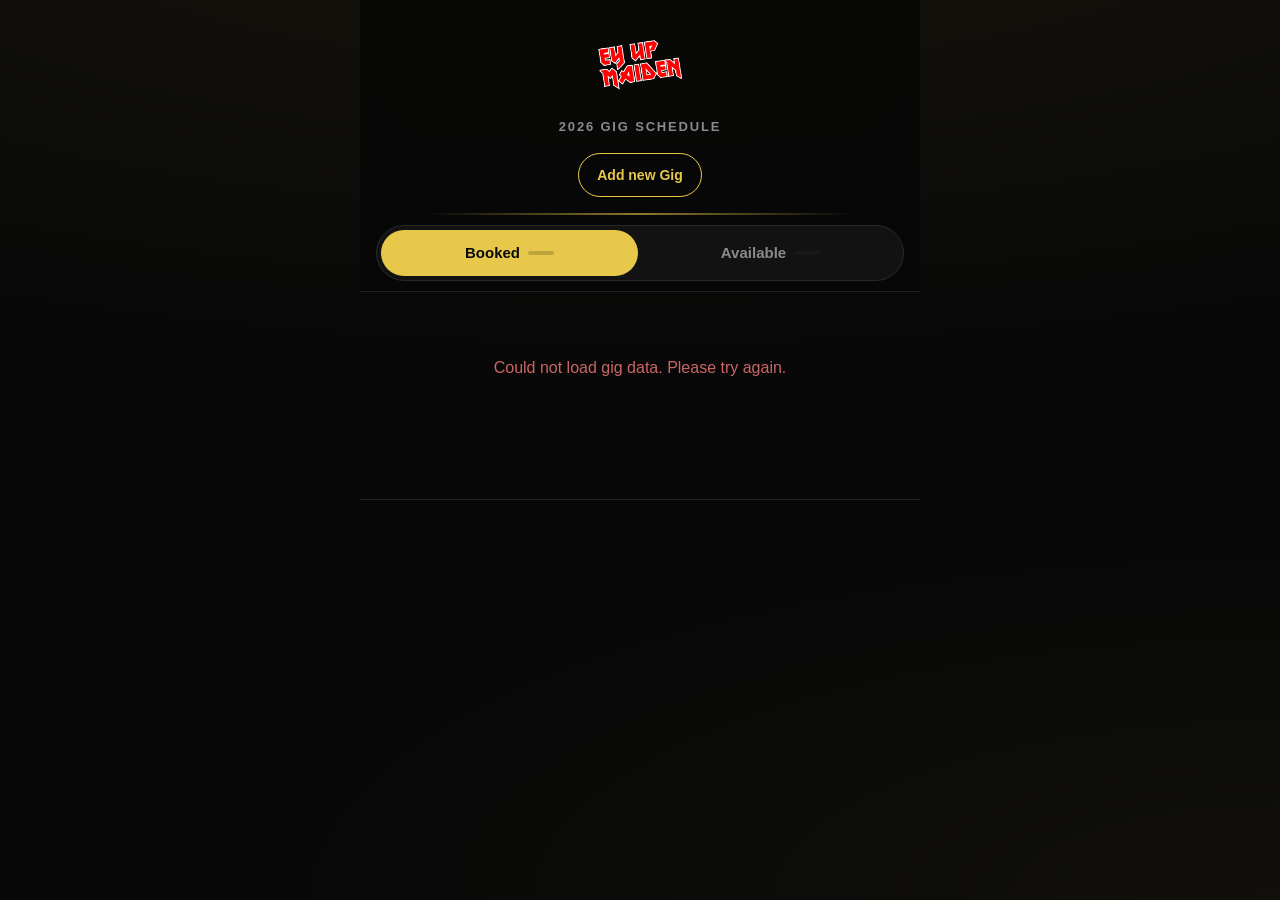
<file: index.html>
<!DOCTYPE html>
<html lang="en">
<head>
  <meta charset="UTF-8">
  <meta name="viewport" content="width=device-width, initial-scale=1, viewport-fit=cover">
  <title>Ey Up Maiden – 2026 Gigs</title>
  <meta name="theme-color" content="#080808">
  <meta name="apple-mobile-web-app-capable" content="yes">
  <meta name="apple-mobile-web-app-status-bar-style" content="black-translucent">
  <meta name="apple-mobile-web-app-title" content="Ey Up Maiden">
  <link rel="manifest" href="manifest.json">
  <link rel="apple-touch-icon" href="icon.svg">
  <link rel="stylesheet" href="style.css">
</head>
<body>
  <div class="app">
    <div class="app-top">
    <header>
      <h1 class="header-brand">
        <img class="header-logo" src="icon.svg" alt="Ey Up Maiden" width="384" height="384" decoding="async">
      </h1>
      <p class="subtitle">2026 Gig Schedule</p>
      <div class="header-actions">
        <a href="add/" class="header-btn">Add new Gig</a>
        <button type="button" id="install-btn" class="header-btn" hidden aria-label="Add to Home Screen">Add to Home Screen</button>
      </div>
    </header>

    <div class="controls">
      <div class="tabs" role="tablist" aria-label="Gig schedule">
        <button type="button" class="tab-btn active" data-tab="booked" role="tab" aria-selected="true" aria-controls="panel-booked" id="tab-booked">
          Booked <span class="count" id="count-booked"></span>
        </button>
        <button type="button" class="tab-btn" data-tab="available" role="tab" aria-selected="false" aria-controls="panel-available" id="tab-available">
          Available <span class="count" id="count-available"></span>
        </button>
      </div>
    </div>
    </div>

    <main>
      <section id="panel-booked" class="panel active" role="tabpanel" aria-labelledby="tab-booked">
        <div class="gig-list" id="list-booked"></div>
      </section>
      <section id="panel-available" class="panel" role="tabpanel" aria-labelledby="tab-available" hidden>
        <div id="list-available"></div>
      </section>
    </main>

    <footer id="footer"></footer>
  </div>
  <script src="app.js"></script>
</body>
</html>
</file>
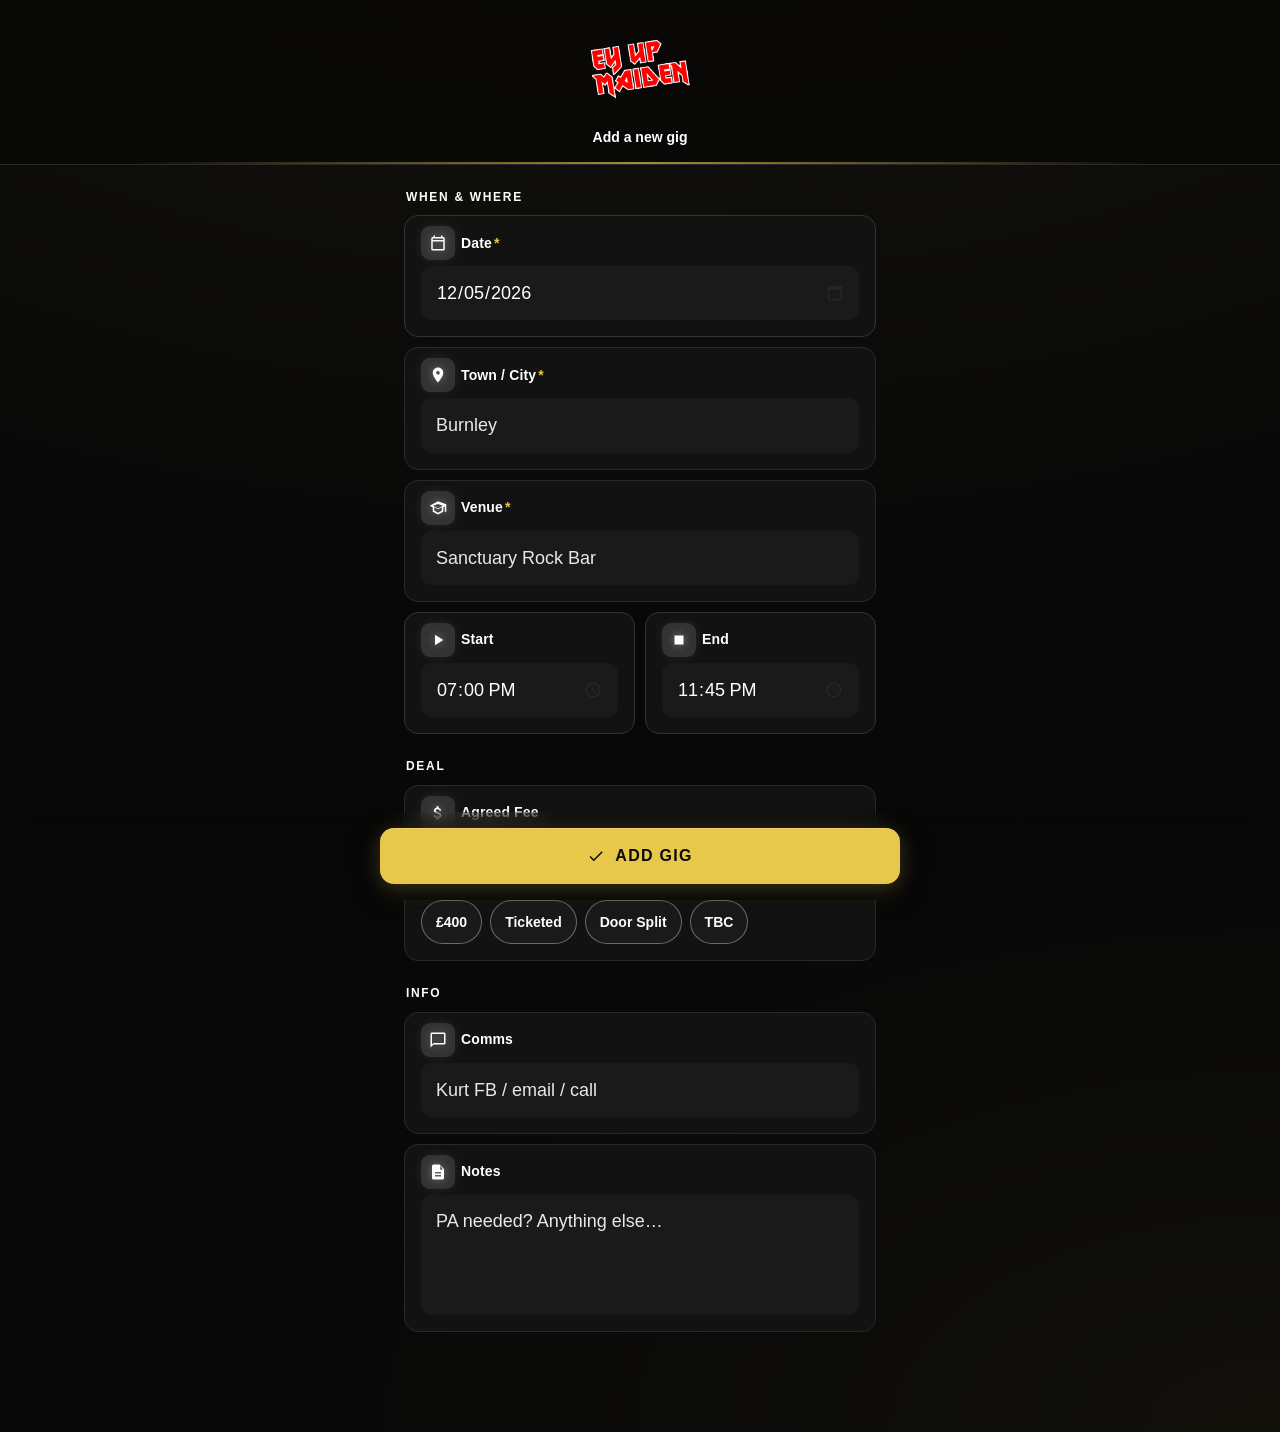
<file: add/index.html>
<!DOCTYPE html>
<html lang="en">
<head>
  <meta charset="UTF-8">
  <meta name="viewport" content="width=device-width, initial-scale=1, viewport-fit=cover">
  <meta name="mobile-web-app-capable" content="yes">
  <meta name="apple-mobile-web-app-capable" content="yes">
  <meta name="apple-mobile-web-app-status-bar-style" content="black-translucent">
  <meta name="apple-mobile-web-app-title" content="Add a Gig">
  <meta name="theme-color" content="#080808">
  <title>Add a Gig – Ey Up Maiden</title>
  <link rel="apple-touch-icon" href="../icon.svg">
  <link rel="stylesheet" href="add.css">
</head>
<body>

  <header class="add-header">
    <h1 class="add-header__brand">
      <img class="add-header__logo" src="../icon.svg" alt="Ey Up Maiden" width="384" height="384" decoding="async">
    </h1>
    <p class="add-header__tagline">Add a new gig</p>
  </header>

  <main>
    <form method="POST"
          action="https://script.google.com/macros/s/AKfycbzBcqnU-Phr7WAkZduhgrelpt-tAVZ_gEEThNW-Maf5th3lJFmOM_vJu3hK1NlpgpRC/exec"
          id="gigForm"
          novalidate>

      <section class="form-section" aria-labelledby="section-when-where">
        <h2 class="form-section__title" id="section-when-where">When &amp; Where</h2>
        <div class="form-card">

          <div class="field">
            <div class="field__head">
              <span class="field__icon" aria-hidden="true">
                <svg viewBox="0 0 24 24" aria-hidden="true"><path d="M19 4h-1V2h-2v2H8V2H6v2H5a2 2 0 0 0-2 2v14a2 2 0 0 0 2 2h14a2 2 0 0 0 2-2V6a2 2 0 0 0-2-2Zm0 16H5V10h14v10Zm0-12H5V6h14v2Z"/></svg>
              </span>
              <label class="field__label" for="dateInput">Date<span class="field__req" aria-hidden="true">*</span></label>
            </div>
            <div class="field__control">
              <input type="date" name="date" id="dateInput" required enterkeyhint="next">
            </div>
          </div>

          <div class="field">
            <div class="field__head">
              <span class="field__icon" aria-hidden="true">
                <svg viewBox="0 0 24 24" aria-hidden="true"><path d="M12 2C8.13 2 5 5.13 5 9c0 5.25 7 13 7 13s7-7.75 7-13c0-3.87-3.13-7-7-7Zm0 9.5a2.5 2.5 0 1 1 0-5 2.5 2.5 0 0 1 0 5Z"/></svg>
              </span>
              <label class="field__label" for="townInput">Town / City<span class="field__req" aria-hidden="true">*</span></label>
            </div>
            <div class="field__control">
              <input type="text" name="town" id="townInput" required placeholder="Burnley"
                     autocomplete="address-level2" autocapitalize="words" enterkeyhint="next">
            </div>
          </div>

          <div class="field">
            <div class="field__head">
              <span class="field__icon" aria-hidden="true">
                <svg viewBox="0 0 24 24" aria-hidden="true"><path d="M12 3 1 9l4 2.18V17l7 3.82L19 17v-5.82L21 9.5V17h2V7L12 3Zm0 3.5L18.5 9 12 12.5 5.5 9 12 6.5ZM7 15.5V11.1l5 2.72 5-2.72v4.4l-5 2.72-5-2.72Z"/></svg>
              </span>
              <label class="field__label" for="venueInput">Venue<span class="field__req" aria-hidden="true">*</span></label>
            </div>
            <div class="field__control">
              <input type="text" name="venue" id="venueInput" required placeholder="Sanctuary Rock Bar"
                     autocomplete="off" autocapitalize="words" enterkeyhint="next">
            </div>
          </div>

          <div class="time-grid">
            <div class="field">
              <div class="field__head">
                <span class="field__icon" aria-hidden="true">
                  <svg viewBox="0 0 24 24" aria-hidden="true"><path d="M8 5v14l11-7L8 5Z"/></svg>
                </span>
                <label class="field__label" for="startTimeInput">Start</label>
              </div>
              <div class="field__control">
                <input type="time" name="startTime" id="startTimeInput" value="19:00" enterkeyhint="next">
              </div>
            </div>
            <div class="field">
              <div class="field__head">
                <span class="field__icon" aria-hidden="true">
                  <svg viewBox="0 0 24 24" aria-hidden="true"><path d="M6 6h12v12H6V6Z"/></svg>
                </span>
                <label class="field__label" for="endTimeInput">End</label>
              </div>
              <div class="field__control">
                <input type="time" name="endTime" id="endTimeInput" value="23:45" enterkeyhint="next">
              </div>
            </div>
          </div>

        </div>
      </section>

      <section class="form-section" aria-labelledby="section-deal">
        <h2 class="form-section__title" id="section-deal">Deal</h2>
        <div class="form-card">
          <div class="field">
            <div class="field__head">
              <span class="field__icon" aria-hidden="true">
                <svg viewBox="0 0 24 24" aria-hidden="true"><path d="M11.8 10.9c-2.27-.59-3-1.2-3-2.15 0-1.09 1.01-1.85 2.7-1.85 1.78 0 2.44.85 2.5 2.1h2.21c-.07-1.72-1.12-3.3-3.21-3.81V3h-3v2.16c-1.94.42-3.5 1.68-3.5 3.61 0 2.31 1.91 3.46 4.7 4.13 2.5.6 3 1.48 3 2.41 0 .69-.49 1.79-2.7 1.79-2.06 0-2.87-.92-2.98-2.1h-2.2c.12 2.19 1.76 3.42 3.68 3.83V21h3v-2.15c1.95-.37 3.5-1.5 3.5-3.55 0-2.84-2.43-3.81-4.7-4.4Z"/></svg>
              </span>
              <label class="field__label" for="feeInput">Agreed Fee</label>
            </div>
            <div class="field__control">
              <input type="text" name="fee" id="feeInput" placeholder="£400 / Ticketed / Door Split"
                     autocomplete="off" enterkeyhint="next">
            </div>
            <div class="fee-chips" role="group" aria-label="Common fee options">
              <button type="button" class="fee-chip" data-fee="£400">£400</button>
              <button type="button" class="fee-chip" data-fee="Ticketed">Ticketed</button>
              <button type="button" class="fee-chip" data-fee="Door Split">Door Split</button>
              <button type="button" class="fee-chip" data-fee="TBC">TBC</button>
            </div>
          </div>
        </div>
      </section>

      <section class="form-section" aria-labelledby="section-info">
        <h2 class="form-section__title" id="section-info">Info</h2>
        <div class="form-card">

          <div class="field">
            <div class="field__head">
              <span class="field__icon" aria-hidden="true">
                <svg viewBox="0 0 24 24" aria-hidden="true"><path d="M20 2H4c-1.1 0-2 .9-2 2v18l4-4h14c1.1 0 2-.9 2-2V4c0-1.1-.9-2-2-2Zm0 14H6l-2 2V4h16v12Z"/></svg>
              </span>
              <label class="field__label" for="commsInput">Comms</label>
            </div>
            <div class="field__control">
              <input type="text" name="comms" id="commsInput" placeholder="Kurt FB / email / call"
                     autocomplete="off" enterkeyhint="next">
            </div>
          </div>

          <div class="field field--notes">
            <div class="field__head">
              <span class="field__icon" aria-hidden="true">
                <svg viewBox="0 0 24 24" aria-hidden="true"><path d="M14 2H6a2 2 0 0 0-2 2v16a2 2 0 0 0 2 2h12a2 2 0 0 0 2-2V8l-6-6Zm2 16H8v-2h8v2Zm0-4H8v-2h8v2Zm-1-5V3.5L18.5 9H15Z"/></svg>
              </span>
              <label class="field__label" for="notesInput">Notes</label>
            </div>
            <div class="field__control">
              <textarea name="notes" id="notesInput" placeholder="PA needed? Anything else…" enterkeyhint="done"></textarea>
            </div>
          </div>

        </div>
      </section>

      <div class="submit-bar">
        <div class="submit-bar__inner">
          <button type="submit" id="submitBtn">
            <svg class="submit-icon" viewBox="0 0 24 24" aria-hidden="true"><path d="M9 16.17 4.83 12l-1.42 1.41L9 19 21 7l-1.41-1.41L9 16.17Z"/></svg>
            <span class="submit-text">Add Gig</span>
          </button>
        </div>
      </div>

    </form>
  </main>

  <script src="add.js"></script>
</body>
</html>
</file>
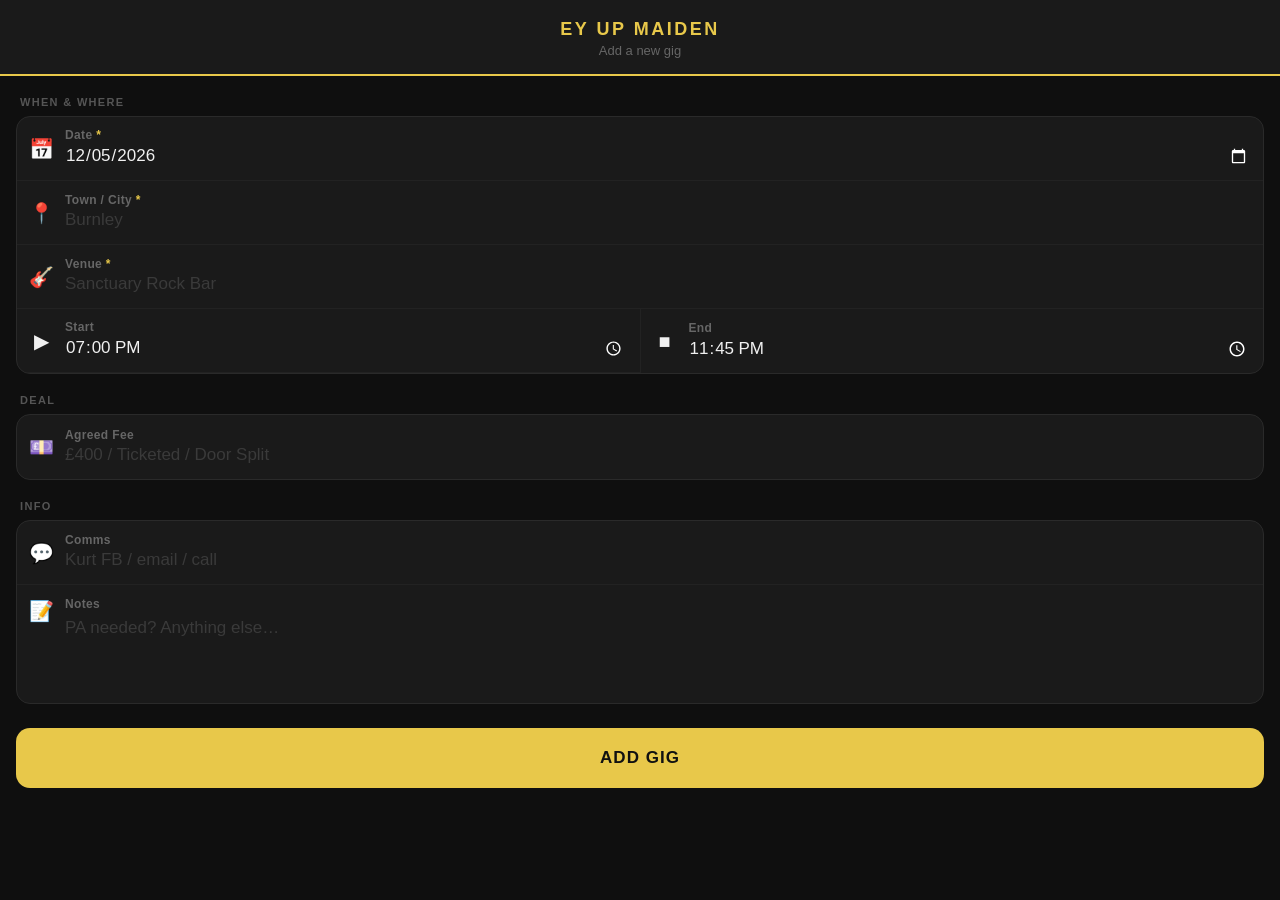
<file: add-gig.html>
<!DOCTYPE html>
<html lang="en">
<head>
<meta charset="UTF-8">
<meta name="viewport" content="width=device-width, initial-scale=1">
<meta name="mobile-web-app-capable" content="yes">
<meta name="apple-mobile-web-app-capable" content="yes">
<meta name="apple-mobile-web-app-status-bar-style" content="black-translucent">
<meta name="apple-mobile-web-app-title" content="Add a Gig">
<title>Add a Gig – Ey Up Maiden</title>
<style>
  *, *::before, *::after { box-sizing: border-box; margin: 0; padding: 0; }
  :root { color-scheme: dark; }

  body {
    font-family: -apple-system, BlinkMacSystemFont, 'Segoe UI', Roboto, sans-serif;
    background: #0f0f0f;
    color: #f0f0f0;
    min-height: 100vh;
    font-size: 16px;
    -webkit-font-smoothing: antialiased;
  }

  /* ── Header ── */
  .header {
    background: #1a1a1a;
    border-bottom: 2px solid #e8c84a;
    padding: 20px 20px 16px;
    text-align: center;
    position: sticky;
    top: 0;
    z-index: 10;
  }
  .header h1 {
    font-size: 18px;
    font-weight: 800;
    letter-spacing: 0.14em;
    text-transform: uppercase;
    color: #e8c84a;
    line-height: 1;
  }
  .header p { font-size: 13px; color: #666; margin-top: 5px; }

  /* ── Sections ── */
  .section { padding: 20px 16px 0; }
  .section-title {
    font-size: 11px;
    font-weight: 700;
    letter-spacing: 0.12em;
    text-transform: uppercase;
    color: #555;
    margin-bottom: 8px;
    padding-left: 4px;
  }

  /* ── Card ── */
  .card {
    background: #1a1a1a;
    border-radius: 14px;
    overflow: hidden;
    border: 1px solid #2a2a2a;
  }

  .row {
    display: flex;
    align-items: stretch;
    border-bottom: 1px solid #222;
    min-height: 64px;
  }
  .row:last-child { border-bottom: none; }

  .row-icon {
    width: 48px;
    display: flex;
    align-items: center;
    justify-content: center;
    font-size: 20px;
    flex-shrink: 0;
  }

  .row-body {
    flex: 1;
    min-width: 0;
    padding: 10px 14px 10px 0;
    display: flex;
    flex-direction: column;
    justify-content: center;
  }

  .row-label {
    font-size: 12px;
    color: #666;
    font-weight: 600;
    letter-spacing: 0.03em;
    margin-bottom: 2px;
  }
  .req { color: #e8c84a; }

  input, textarea {
    background: transparent;
    border: none;
    color: #f0f0f0;
    font-size: 17px;
    font-family: inherit;
    width: 100%;
    padding: 0;
    display: block;
    -webkit-appearance: none;
    appearance: none;
    line-height: 1.3;
  }
  input:focus, textarea:focus { outline: none; }
  input::placeholder, textarea::placeholder { color: #3a3a3a; }

  input[type="date"],
  input[type="time"] { color: #f0f0f0; }

  .time-pair { display: flex; }
  .time-pair .row { flex: 1; }
  .time-pair .row:first-child { border-right: 1px solid #222; }

  textarea {
    resize: none;
    min-height: 80px;
    line-height: 1.5;
    padding-top: 2px;
  }

  /* ── Submit ── */
  .submit-wrap { padding: 24px 16px 48px; }

  button[type=submit] {
    background: #e8c84a;
    color: #111;
    border: none;
    border-radius: 14px;
    font-size: 17px;
    font-weight: 800;
    letter-spacing: 0.06em;
    text-transform: uppercase;
    padding: 20px;
    width: 100%;
    cursor: pointer;
    -webkit-appearance: none;
    appearance: none;
    font-family: inherit;
  }
  button[type=submit]:active { opacity: 0.8; }
  button[type=submit]:disabled {
    opacity: 0.5;
    cursor: not-allowed;
  }

  /* ── Sending state ── */
  #sending {
    display: none;
    text-align: center;
    padding: 48px 20px;
    color: #666;
    font-size: 15px;
  }
</style>
</head>
<body>

<div class="header">
  <h1>Ey Up Maiden</h1>
  <p>Add a new gig</p>
</div>

<!--
  ACTION: paste your Apps Script exec URL here
  e.g. https://script.google.com/macros/s/YOURKEY/exec
-->
<form method="POST"
      action="https://script.google.com/macros/s/AKfycbzBcqnU-Phr7WAkZduhgrelpt-tAVZ_gEEThNW-Maf5th3lJFmOM_vJu3hK1NlpgpRC/exec"
      id="gigForm">

  <div class="section">
    <div class="section-title">When &amp; Where</div>
    <div class="card">

      <div class="row">
        <div class="row-icon">📅</div>
        <div class="row-body">
          <span class="row-label">Date <span class="req">*</span></span>
          <input type="date" name="date" id="dateInput" required>
        </div>
      </div>

      <div class="row">
        <div class="row-icon">📍</div>
        <div class="row-body">
          <span class="row-label">Town / City <span class="req">*</span></span>
          <input type="text" name="town" required placeholder="Burnley"
                 autocomplete="off" autocapitalize="words">
        </div>
      </div>

      <div class="row">
        <div class="row-icon">🎸</div>
        <div class="row-body">
          <span class="row-label">Venue <span class="req">*</span></span>
          <input type="text" name="venue" required placeholder="Sanctuary Rock Bar"
                 autocomplete="off" autocapitalize="words">
        </div>
      </div>

      <div class="time-pair">
        <div class="row">
          <div class="row-icon">▶</div>
          <div class="row-body">
            <span class="row-label">Start</span>
            <input type="time" name="startTime" value="19:00">
          </div>
        </div>
        <div class="row">
          <div class="row-icon">■</div>
          <div class="row-body">
            <span class="row-label">End</span>
            <input type="time" name="endTime" value="23:45">
          </div>
        </div>
      </div>

    </div>
  </div>

  <div class="section">
    <div class="section-title">Deal</div>
    <div class="card">
      <div class="row">
        <div class="row-icon">💷</div>
        <div class="row-body">
          <span class="row-label">Agreed Fee</span>
          <input type="text" name="fee" placeholder="£400 / Ticketed / Door Split"
                 autocomplete="off">
        </div>
      </div>
    </div>
  </div>

  <div class="section">
    <div class="section-title">Info</div>
    <div class="card">

      <div class="row">
        <div class="row-icon">💬</div>
        <div class="row-body">
          <span class="row-label">Comms</span>
          <input type="text" name="comms" placeholder="Kurt FB / email / call"
                 autocomplete="off">
        </div>
      </div>

      <div class="row" style="min-height: 100px; align-items: flex-start;">
        <div class="row-icon" style="padding-top: 14px;">📝</div>
        <div class="row-body" style="padding-top: 12px;">
          <span class="row-label">Notes</span>
          <textarea name="notes" placeholder="PA needed? Anything else…"></textarea>
        </div>
      </div>

    </div>
  </div>

  <div class="submit-wrap">
    <button type="submit" id="submitBtn">Add Gig</button>
  </div>

</form>

<div id="sending">Saving...</div>

<script>
  // Pre-fill today's date
  (function () {
    var d  = new Date();
    var yy = d.getFullYear();
    var mm = String(d.getMonth() + 1).padStart(2, '0');
    var dd = String(d.getDate()).padStart(2, '0');
    document.getElementById('dateInput').value = yy + '-' + mm + '-' + dd;
  })();

  // Disable submit button on submit to prevent double-tap
  document.getElementById('gigForm').addEventListener('submit', function () {
    document.getElementById('submitBtn').disabled = true;
    document.getElementById('submitBtn').textContent = 'Saving...';
  });
</script>

</body>
</html>
</file>
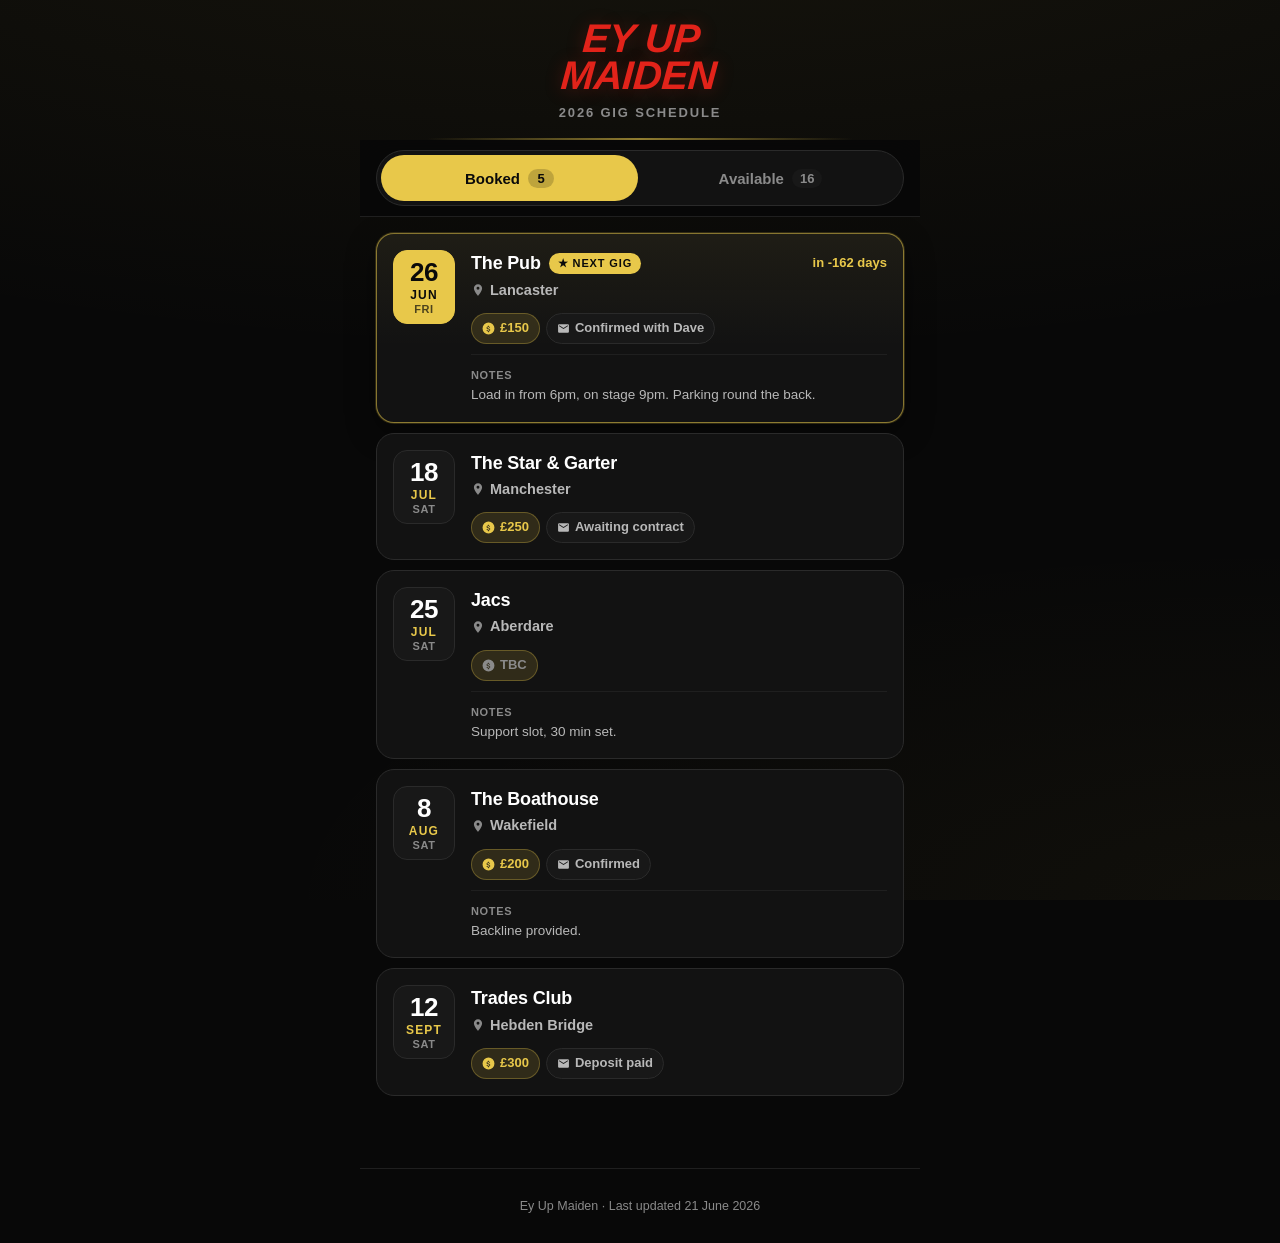
<file: eyupmaiden-redesign-mockup.html>
<!DOCTYPE html>
<html lang="en">
<head>
  <meta charset="UTF-8">
  <meta name="viewport" content="width=device-width, initial-scale=1, viewport-fit=cover">
  <title>Ey Up Maiden – Gigs (redesign mockup)</title>
  <meta name="theme-color" content="#080808">
  <style>
    /* ============================================================
       EY UP MAIDEN — GIG LIST REDESIGN (visual reference mockup)
       Single goal: clarity for the band + ease of use on mobile.
       Design system reused from the existing add/add.css tokens so
       the whole app reads as one product. Red = brand/logo only.
       Gold = interaction + "next gig" emphasis.
       This file is a STANDALONE reference. Sample data is inline.
       ============================================================ */

    *, *::before, *::after { box-sizing: border-box; margin: 0; padding: 0; }

    :root {
      color-scheme: dark;
      --bg: #080808;
      --bg-elevated: #121212;
      --bg-elevated-2: #181818;
      --border: #2a2a2a;
      --border-soft: #1f1f1f;
      --text: #ffffff;
      --text-muted: #b8b8b8;
      --text-dim: #8a8a8a;
      --gold: #e8c84a;
      --gold-dim: rgba(232, 200, 74, 0.14);
      --gold-glow: rgba(232, 200, 74, 0.22);
      --red: #e2231a; /* logo / brand only */
      --radius-sm: 10px;
      --radius-md: 14px;
      --radius-lg: 18px;
      --space-xs: 6px;
      --space-sm: 10px;
      --space-md: 16px;
      --space-lg: 24px;
      --space-xl: 32px;
      --touch: 52px;
      --font: -apple-system, BlinkMacSystemFont, 'Segoe UI', Roboto, sans-serif;
    }

    html { -webkit-text-size-adjust: 100%; }

    body {
      font-family: var(--font);
      background: var(--bg);
      background-image:
        radial-gradient(ellipse 120% 60% at 50% -20%, rgba(232, 200, 74, 0.07), transparent),
        radial-gradient(ellipse 80% 40% at 100% 100%, rgba(232, 200, 74, 0.04), transparent);
      background-attachment: fixed;
      color: var(--text);
      min-height: 100dvh;
      font-size: 16px;
      line-height: 1.45;
      -webkit-font-smoothing: antialiased;
    }

    .app { max-width: 560px; margin-inline: auto; }

    /* ── Header ── */
    header {
      padding: calc(20px + env(safe-area-inset-top, 0px)) var(--space-md) 18px;
      text-align: center;
      position: relative;
    }
    header::after {
      content: '';
      position: absolute; bottom: 0; left: 12%; right: 12%; height: 2px;
      background: linear-gradient(90deg, transparent, var(--gold), transparent);
      opacity: 0.6;
    }
    /* Placeholder wordmark — the real app uses icon.svg */
    .logo {
      font-style: italic;
      font-weight: 900;
      font-size: clamp(28px, 9vw, 40px);
      line-height: 0.92;
      letter-spacing: -0.01em;
      color: var(--red);
      text-transform: uppercase;
      transform: skewX(-4deg);
      text-shadow: 0 2px 18px rgba(226, 35, 26, 0.25);
    }
    .subtitle {
      margin-top: 10px;
      font-size: 13px;
      letter-spacing: 0.14em;
      text-transform: uppercase;
      color: var(--text-dim);
      font-weight: 700;
    }

    /* ── Sticky control bar: segmented tabs ── */
    .controls {
      position: sticky; top: 0; z-index: 20;
      padding: var(--space-sm) var(--space-md);
      background: rgba(8, 8, 8, 0.85);
      backdrop-filter: blur(14px) saturate(1.3);
      -webkit-backdrop-filter: blur(14px) saturate(1.3);
      border-bottom: 1px solid var(--border-soft);
    }
    .tabs {
      display: grid;
      grid-template-columns: 1fr 1fr;
      gap: 4px;
      background: var(--bg-elevated);
      border: 1px solid var(--border);
      border-radius: 999px;
      padding: 4px;
    }
    .tab-btn {
      display: flex; align-items: center; justify-content: center; gap: 8px;
      min-height: 46px;
      border: none; border-radius: 999px;
      background: transparent;
      color: var(--text-dim);
      font-family: inherit; font-size: 15px; font-weight: 700;
      cursor: pointer;
      transition: background 0.15s, color 0.15s;
      touch-action: manipulation;
    }
    .tab-btn .count {
      min-width: 26px; padding: 2px 8px;
      border-radius: 999px;
      background: var(--bg-elevated-2);
      color: var(--text-dim);
      font-size: 13px; font-weight: 800;
    }
    .tab-btn.active { background: var(--gold); color: #0a0a0a; }
    .tab-btn.active .count { background: rgba(0,0,0,0.18); color: #0a0a0a; }

    main { padding: var(--space-md) var(--space-md) 48px; }
    .panel { display: none; }
    .panel.active { display: block; animation: fade 0.2s ease; }
    @keyframes fade { from { opacity: 0; transform: translateY(4px); } to { opacity: 1; transform: none; } }

    /* ── Booked gig card ── */
    .gig-list { display: flex; flex-direction: column; gap: var(--space-sm); }

    .gig {
      display: grid;
      grid-template-columns: auto 1fr;
      gap: var(--space-md);
      align-items: start;
      background: var(--bg-elevated);
      border: 1px solid var(--border);
      border-radius: var(--radius-lg);
      padding: var(--space-md);
    }

    /* Date tile — the primary scan anchor */
    .gig__date {
      display: flex; flex-direction: column; align-items: center; justify-content: center;
      width: 62px; padding: 8px 0;
      border-radius: var(--radius-md);
      background: var(--bg-elevated-2);
      border: 1px solid var(--border);
      line-height: 1;
    }
    .gig__day { font-size: 26px; font-weight: 800; letter-spacing: -0.02em; }
    .gig__mon { margin-top: 4px; font-size: 12px; font-weight: 800; letter-spacing: 0.1em; text-transform: uppercase; color: var(--gold); }
    .gig__dow { margin-top: 3px; font-size: 11px; font-weight: 700; color: var(--text-dim); text-transform: uppercase; letter-spacing: 0.06em; }

    .gig__body { min-width: 0; }
    .gig__topline { display: flex; align-items: center; gap: 8px; flex-wrap: wrap; }
    .gig__venue { font-size: 18px; font-weight: 800; letter-spacing: -0.01em; }
    .gig__town {
      margin-top: 3px;
      display: inline-flex; align-items: center; gap: 5px;
      font-size: 14.5px; color: var(--text-muted); font-weight: 600;
    }
    .gig__town svg { width: 14px; height: 14px; fill: var(--text-dim); flex-shrink: 0; }

    /* Quiet secondary meta */
    .gig__meta { display: flex; flex-wrap: wrap; gap: 6px; margin-top: 10px; }
    .chip {
      display: inline-flex; align-items: center; gap: 5px;
      padding: 5px 10px; min-height: 30px;
      border-radius: 999px;
      font-size: 13px; font-weight: 700;
      border: 1px solid var(--border);
      background: var(--bg-elevated-2);
      color: var(--text-muted);
    }
    .chip svg { width: 13px; height: 13px; fill: currentColor; }
    .chip--fee { color: var(--gold); border-color: rgba(232,200,74,0.3); background: var(--gold-dim); }
    .chip--tbc { color: var(--text-dim); }

    .gig__notes {
      margin-top: 10px; padding-top: 10px;
      border-top: 1px solid var(--border-soft);
      font-size: 13.5px; color: var(--text-muted); line-height: 1.5;
    }
    .gig__notes b { color: var(--text-dim); font-weight: 800; text-transform: uppercase; font-size: 11px; letter-spacing: 0.06em; }

    /* Next gig — unmissable */
    .gig--next {
      border-color: rgba(232, 200, 74, 0.55);
      background:
        linear-gradient(180deg, rgba(232,200,74,0.06), transparent 60%),
        var(--bg-elevated);
      box-shadow: 0 0 0 1px rgba(232,200,74,0.18), 0 10px 30px rgba(0,0,0,0.4);
    }
    .gig--next .gig__date { background: var(--gold); border-color: var(--gold); }
    .gig--next .gig__day { color: #0a0a0a; }
    .gig--next .gig__mon { color: #0a0a0a; }
    .gig--next .gig__dow { color: rgba(10,10,10,0.7); }
    .badge-next {
      display: inline-flex; align-items: center; gap: 5px;
      padding: 3px 9px; border-radius: 999px;
      background: var(--gold); color: #0a0a0a;
      font-size: 11px; font-weight: 900; letter-spacing: 0.08em; text-transform: uppercase;
    }
    .gig__countdown { margin-left: auto; font-size: 13px; font-weight: 700; color: var(--gold); }

    /* ── Available dates: bucketed by year, scannable grid ── */
    .avail-toolbar { display: flex; justify-content: space-between; align-items: center; gap: 12px; margin-bottom: var(--space-md); }
    .avail-hint { font-size: 13px; color: var(--text-dim); }
    .btn-ghost {
      display: inline-flex; align-items: center; justify-content: center; gap: 8px;
      min-height: 44px; padding: 0 16px;
      border: 1px solid var(--gold); border-radius: 999px;
      background: transparent; color: var(--gold);
      font-family: inherit; font-size: 14px; font-weight: 800;
      cursor: pointer; touch-action: manipulation;
      transition: background 0.15s, color 0.15s;
    }
    .btn-ghost:active { background: var(--gold-dim); }

    /* Year bucket headers */
    .avail-year {
      display: flex; align-items: baseline; gap: 10px;
      margin: var(--space-lg) 0 var(--space-sm);
      font-size: 13px; font-weight: 800; letter-spacing: 0.12em; text-transform: uppercase;
      color: var(--text-dim);
    }
    .avail-year:first-child { margin-top: 0; }
    .avail-year__count {
      letter-spacing: normal; color: var(--gold);
      font-size: 12px; font-weight: 800;
    }
    .avail-year::after { content: ''; flex: 1; height: 1px; background: var(--border-soft); }

    .avail-grid {
      display: grid;
      grid-template-columns: repeat(auto-fill, minmax(150px, 1fr));
      gap: var(--space-sm);
    }
    .avail {
      display: flex; align-items: center; justify-content: space-between; gap: 8px;
      padding: 10px 12px; min-height: var(--touch);
      background: var(--bg-elevated); border: 1px solid var(--border);
      border-radius: var(--radius-md);
    }
    .avail__date { font-size: 14.5px; font-weight: 700; min-width: 0; }
    .avail__dow { color: var(--text-dim); font-weight: 600; }
    .avail__del {
      flex-shrink: 0;
      width: 34px; height: 34px; display: grid; place-items: center;
      border: 1px solid var(--border); border-radius: 9px;
      background: transparent; color: var(--text-dim);
      cursor: pointer; touch-action: manipulation;
      transition: all 0.15s;
    }
    .avail__del svg { width: 15px; height: 15px; fill: currentColor; }
    .avail__del.is-confirming {
      width: auto; padding: 0 12px; min-height: 34px;
      background: #b00000; border-color: #b00000; color: #fff;
      font-size: 12px; font-weight: 800;
    }

    footer {
      text-align: center; padding: 28px var(--space-md) calc(28px + env(safe-area-inset-bottom,0px));
      font-size: 12.5px; color: var(--text-dim);
      border-top: 1px solid var(--border-soft); margin-top: var(--space-lg);
    }

    .empty { text-align: center; padding: 48px 16px; color: var(--text-dim); }

    @media (prefers-reduced-motion: reduce) {
      *, *::before, *::after { animation-duration: 0.01ms !important; transition-duration: 0.01ms !important; }
    }
  </style>
</head>
<body>
  <div class="app">
    <header>
      <div class="logo">Ey Up<br>Maiden</div>
      <p class="subtitle">2026 Gig Schedule</p>
    </header>

    <div class="controls">
      <div class="tabs" role="tablist">
        <button class="tab-btn active" data-tab="booked" role="tab">
          Booked <span class="count" id="count-booked">0</span>
        </button>
        <button class="tab-btn" data-tab="available" role="tab">
          Available <span class="count" id="count-available">0</span>
        </button>
      </div>
    </div>

    <main>
      <section id="panel-booked" class="panel active" role="tabpanel">
        <div class="gig-list" id="list-booked"></div>
      </section>
      <section id="panel-available" class="panel" role="tabpanel">
        <div class="avail-toolbar">
          <span class="avail-hint" id="avail-hint"></span>
          <button class="btn-ghost" id="copy-btn">Copy all dates</button>
        </div>
        <div id="list-available"></div>
      </section>
    </main>

    <footer id="footer"></footer>
  </div>

  <script>
    /* ---- Sample data (mirrors the real {date,venue,town,fee,notes,comms,booked} shape) ---- */
    const SAMPLE = [
      { date: '2026-06-26', venue: 'The Pub', town: 'Lancaster', fee: '150', notes: 'Load in from 6pm, on stage 9pm. Parking round the back.', comms: 'Confirmed with Dave', booked: true },
      { date: '2026-07-18', venue: 'The Star & Garter', town: 'Manchester', fee: '250', notes: '', comms: 'Awaiting contract', booked: true },
      { date: '2026-07-25', venue: 'Jacs', town: 'Aberdare', fee: 'TBC', notes: 'Support slot, 30 min set.', comms: '', booked: true },
      { date: '2026-08-08', venue: 'The Boathouse', town: 'Wakefield', fee: '200', notes: 'Backline provided.', comms: 'Confirmed', booked: true },
      { date: '2026-09-12', venue: 'Trades Club', town: 'Hebden Bridge', fee: '300', notes: '', comms: 'Deposit paid', booked: true },
      // available dates — spanning two years to show the year buckets
      { date: '2026-07-04', booked: false }, { date: '2026-07-11', booked: false },
      { date: '2026-08-01', booked: false }, { date: '2026-08-15', booked: false },
      { date: '2026-08-22', booked: false }, { date: '2026-08-29', booked: false },
      { date: '2026-09-05', booked: false }, { date: '2026-09-19', booked: false },
      { date: '2026-09-26', booked: false }, { date: '2026-10-03', booked: false },
      { date: '2026-10-10', booked: false }, { date: '2026-10-17', booked: false },
      { date: '2027-01-16', booked: false }, { date: '2027-02-13', booked: false },
      { date: '2027-03-06', booked: false }, { date: '2027-04-10', booked: false },
    ];

    /* ---- Helpers (same intent as app.js) ---- */
    function d(dateStr){ const x = new Date(dateStr); return isNaN(x) ? null : x; }
    function fmtFull(s){ const x=d(s); return x ? x.toLocaleDateString('en-GB',{day:'numeric',month:'long',year:'numeric'}) : s; }
    function dayNum(s){ return d(s)?.getDate(); }
    function monShort(s){ return d(s)?.toLocaleDateString('en-GB',{month:'short'}).toUpperCase(); }
    function dowShort(s){ return d(s)?.toLocaleDateString('en-GB',{weekday:'short'}); }
    function isTbc(fee){ return fee && /tbc|ticket/i.test(fee); }
    function fmtFee(fee){
      if(!fee) return '';
      if(isTbc(fee)) return fee;
      const num = parseFloat(String(fee).replace(/[^0-9.]/g,''));
      return isNaN(num) ? fee : '£' + (num % 1 === 0 ? num : num.toFixed(2));
    }
    function daysAway(s){
      const today = new Date(); today.setHours(0,0,0,0);
      const x = d(s); x.setHours(0,0,0,0);
      const n = Math.round((x - today) / 86400000);
      if (n === 0) return 'Today';
      if (n === 1) return 'Tomorrow';
      return 'in ' + n + ' days';
    }
    const PIN = '<svg viewBox="0 0 24 24"><path d="M12 2C8.13 2 5 5.13 5 9c0 5.25 7 13 7 13s7-7.75 7-13c0-3.87-3.13-7-7-7Zm0 9.5a2.5 2.5 0 1 1 0-5 2.5 2.5 0 0 1 0 5Z"/></svg>';
    const MONEY = '<svg viewBox="0 0 24 24"><path d="M12 1a11 11 0 1 0 0 22 11 11 0 0 0 0-22Zm.9 16.7v1.3h-1.6v-1.3c-1.6-.2-2.9-1.1-3-2.8h1.7c.1.8.7 1.4 2 1.4 1.2 0 1.7-.6 1.7-1.2 0-.8-.6-1.1-2.2-1.5-1.7-.4-3-1-3-2.7 0-1.3 1-2.2 2.4-2.5V6.8h1.6v1.3c1.5.3 2.4 1.3 2.5 2.6h-1.7c-.1-.7-.6-1.3-1.7-1.3-1 0-1.6.5-1.6 1.1 0 .7.6 1 2.1 1.4 1.8.4 3.1 1.1 3.1 2.8 0 1.4-1 2.3-2.7 2.7Z"/></svg>';
    const COMMS = '<svg viewBox="0 0 24 24"><path d="M20 4H4a2 2 0 0 0-2 2v12a2 2 0 0 0 2 2h16a2 2 0 0 0 2-2V6a2 2 0 0 0-2-2Zm0 4-8 5-8-5V6l8 5 8-5v2Z"/></svg>';
    const TRASH = '<svg viewBox="0 0 24 24"><path d="M6 7h12l-1 13H7L6 7Zm9-3 1 1h4v2H4V5h4l1-1h6Z"/></svg>';

    const esc = s => (s ?? '').replace(/[&<>"]/g, c => ({'&':'&amp;','<':'&lt;','>':'&gt;','"':'&quot;'}[c]));

    function bookedCard(g, isNext){
      const fee = g.fee ? `<span class="chip chip--fee ${isTbc(g.fee)?'chip--tbc':''}">${MONEY}${esc(fmtFee(g.fee))}</span>` : '';
      const comms = g.comms ? `<span class="chip">${COMMS}${esc(g.comms)}</span>` : '';
      const notes = g.notes ? `<div class="gig__notes"><b>Notes</b><br>${esc(g.notes)}</div>` : '';
      const meta = (fee || comms) ? `<div class="gig__meta">${fee}${comms}</div>` : '';
      const next = isNext
        ? `<span class="badge-next">★ Next gig</span><span class="gig__countdown">${daysAway(g.date)}</span>`
        : '';
      return `
        <article class="gig ${isNext?'gig--next':''}">
          <div class="gig__date">
            <span class="gig__day">${dayNum(g.date)}</span>
            <span class="gig__mon">${monShort(g.date)}</span>
            <span class="gig__dow">${dowShort(g.date)}</span>
          </div>
          <div class="gig__body">
            <div class="gig__topline">
              <h3 class="gig__venue">${esc(g.venue)}</h3>
              ${next}
            </div>
            <div class="gig__town">${PIN}${esc(g.town)}</div>
            ${meta}
            ${notes}
          </div>
        </article>`;
    }

    function availCard(g){
      return `
        <div class="avail">
          <span class="avail__date">${dayNum(g.date)} ${monShort(g.date)} <span class="avail__dow">${dowShort(g.date)}</span></span>
          <button class="avail__del" data-date="${g.date}" aria-label="Delete ${fmtFull(g.date)}">${TRASH}</button>
        </div>`;
    }

    function render(){
      const sortByDate = a => [...a].sort((x,y)=> new Date(x.date)-new Date(y.date));
      const booked = sortByDate(SAMPLE.filter(g=>g.booked));
      const available = sortByDate(SAMPLE.filter(g=>!g.booked));
      const nextDate = booked[0]?.date;

      document.getElementById('count-booked').textContent = booked.length;
      document.getElementById('count-available').textContent = available.length;

      document.getElementById('list-booked').innerHTML =
        booked.length ? booked.map(g=>bookedCard(g, g.date===nextDate)).join('')
                      : '<p class="empty">No upcoming booked gigs.</p>';

      document.getElementById('avail-hint').textContent = available.length + ' open dates';

      // Bucket available dates by year
      const byYear = {};
      available.forEach(g => {
        const y = new Date(g.date).getFullYear();
        (byYear[y] ||= []).push(g);
      });
      const years = Object.keys(byYear).sort();
      document.getElementById('list-available').innerHTML =
        available.length
          ? years.map(y => `
              <div class="avail-year"><span>${y}</span><span class="avail-year__count">${byYear[y].length}</span></div>
              <div class="avail-grid">${byYear[y].map(availCard).join('')}</div>
            `).join('')
          : '<p class="empty">No upcoming available dates.</p>';

      document.getElementById('footer').textContent = 'Ey Up Maiden · Last updated 21 June 2026';
    }

    /* tabs */
    document.querySelectorAll('.tab-btn').forEach(btn=>{
      btn.addEventListener('click',()=>{
        document.querySelectorAll('.tab-btn').forEach(b=>b.classList.remove('active'));
        document.querySelectorAll('.panel').forEach(p=>p.classList.remove('active'));
        btn.classList.add('active');
        document.getElementById('panel-'+btn.dataset.tab).classList.add('active');
      });
    });

    /* delete confirm demo (2-tap) */
    let confirming = null, t = null;
    document.addEventListener('click', e=>{
      const del = e.target.closest('.avail__del'); if(!del) return;
      if(confirming !== del){
        if(confirming){ confirming.classList.remove('is-confirming'); confirming.innerHTML = TRASH; }
        confirming = del; del.classList.add('is-confirming'); del.textContent = 'Confirm?';
        clearTimeout(t); t = setTimeout(()=>{ del.classList.remove('is-confirming'); del.innerHTML = TRASH; confirming=null; }, 4000);
      } else {
        del.closest('.avail').style.opacity = 0.4; del.textContent = 'Deleting…';
      }
    });

    document.getElementById('copy-btn').addEventListener('click', e=>{
      e.target.textContent = 'Copied!'; setTimeout(()=>e.target.textContent='Copy all dates', 1500);
    });

    render();
  </script>
</body>
</html>
</file>
<file: style.css>
*, *::before, *::after { box-sizing: border-box; margin: 0; padding: 0; }

:root {
  color-scheme: dark;
  --bg: #080808;
  --bg-elevated: #121212;
  --bg-elevated-2: #181818;
  --border: #2a2a2a;
  --border-soft: #1f1f1f;
  --text: #fff;
  --text-muted: #b8b8b8;
  --text-dim: #8a8a8a;
  --gold: #e8c84a;
  --gold-dim: rgba(232, 200, 74, 0.14);
  --gold-glow: rgba(232, 200, 74, 0.22);
  --red: #e2231a;
  --radius-sm: 10px;
  --radius-md: 14px;
  --radius-lg: 18px;
  --space-xs: 6px;
  --space-sm: 10px;
  --space-md: 16px;
  --space-lg: 24px;
  --space-xl: 32px;
  --touch: 52px;
  --font: -apple-system, BlinkMacSystemFont, 'Segoe UI', Roboto, sans-serif;
}

html {
  -webkit-text-size-adjust: 100%;
}

body {
  font-family: var(--font);
  background: var(--bg);
  background-image:
    radial-gradient(ellipse 120% 60% at 50% -20%, rgba(232, 200, 74, 0.07), transparent),
    radial-gradient(ellipse 80% 40% at 100% 100%, rgba(232, 200, 74, 0.04), transparent);
  background-attachment: fixed;
  color: var(--text);
  min-height: 100dvh;
  font-size: 16px;
  line-height: 1.45;
  -webkit-font-smoothing: antialiased;
}

.app {
  max-width: 560px;
  margin-inline: auto;
}

.app-top {
  position: sticky;
  top: 0;
  z-index: 20;
  background: rgba(8, 8, 8, 0.85);
  backdrop-filter: blur(14px) saturate(1.3);
  -webkit-backdrop-filter: blur(14px) saturate(1.3);
  border-bottom: 1px solid var(--border-soft);
}

/* ── Header ── */
header {
  position: relative;
  padding: calc(20px + env(safe-area-inset-top, 0px)) var(--space-md) 18px;
  text-align: center;
}

header::after {
  content: '';
  position: absolute;
  bottom: 0;
  left: 12%;
  right: 12%;
  height: 2px;
  background: linear-gradient(90deg, transparent, var(--gold), transparent);
  opacity: 0.6;
}

header h1.header-brand {
  line-height: 0;
}

.header-logo {
  display: block;
  margin-inline: auto;
  height: clamp(4.5rem, 18vw, 5.5rem);
  width: auto;
  max-width: min(22rem, 92vw);
  object-fit: contain;
}

.subtitle {
  margin-top: 10px;
  font-size: 13px;
  letter-spacing: 0.14em;
  text-transform: uppercase;
  color: var(--text-dim);
  font-weight: 700;
}

.header-actions {
  display: flex;
  flex-wrap: wrap;
  justify-content: center;
  align-items: center;
  gap: 0.625rem;
  margin-top: 1rem;
}

.header-btn {
  display: inline-flex;
  align-items: center;
  justify-content: center;
  min-height: 44px;
  padding: 0.5rem 1.125rem;
  font-size: 14px;
  font-weight: 800;
  font-family: inherit;
  color: var(--gold);
  background: transparent;
  border: 1px solid var(--gold);
  border-radius: 999px;
  cursor: pointer;
  text-decoration: none;
  transition: background 0.15s, color 0.15s;
  touch-action: manipulation;
}

.header-btn:hover,
.header-btn:active {
  background: var(--gold-dim);
}

.header-btn:focus-visible {
  outline: 2px solid var(--gold);
  outline-offset: 2px;
}

.header-actions .header-btn[hidden] {
  display: none;
}

/* ── Sticky segmented tabs ── */
.controls {
  padding: var(--space-sm) var(--space-md);
}

.tabs {
  display: grid;
  grid-template-columns: 1fr 1fr;
  gap: 4px;
  background: var(--bg-elevated);
  border: 1px solid var(--border);
  border-radius: 999px;
  padding: 4px;
}

.tab-btn {
  display: flex;
  align-items: center;
  justify-content: center;
  gap: 8px;
  min-height: 46px;
  border: none;
  border-radius: 999px;
  background: transparent;
  color: var(--text-dim);
  font-family: inherit;
  font-size: 15px;
  font-weight: 700;
  cursor: pointer;
  transition: background 0.15s, color 0.15s;
  touch-action: manipulation;
}

.tab-btn:hover {
  color: var(--text-muted);
}

.tab-btn.active {
  background: var(--gold);
  color: #0a0a0a;
}

.count {
  min-width: 26px;
  padding: 2px 8px;
  border-radius: 999px;
  background: var(--bg-elevated-2);
  color: var(--text-dim);
  font-size: 13px;
  font-weight: 800;
}

.tab-btn.active .count {
  background: rgba(0, 0, 0, 0.18);
  color: #0a0a0a;
}

.tab-btn:focus-visible {
  outline: 2px solid var(--gold);
  outline-offset: 2px;
}

.panel { display: none; }
.panel.active { display: block; animation: fade-in 0.2s ease; }

@keyframes fade-in {
  from { opacity: 0; transform: translateY(4px); }
  to { opacity: 1; transform: none; }
}

main {
  padding: var(--space-md) var(--space-md) calc(48px + env(safe-area-inset-bottom, 0px));
}

/* ── Booked gig cards ── */
.gig-list {
  display: flex;
  flex-direction: column;
  gap: var(--space-sm);
}

.gig {
  display: grid;
  grid-template-columns: auto 1fr;
  gap: var(--space-md);
  align-items: start;
  background: var(--bg-elevated);
  border: 1px solid var(--border);
  border-radius: var(--radius-lg);
  padding: var(--space-md);
}

.gig__date {
  display: flex;
  flex-direction: column;
  align-items: center;
  justify-content: center;
  width: 62px;
  padding: 8px 0;
  border-radius: var(--radius-md);
  background: var(--bg-elevated-2);
  border: 1px solid var(--border);
  line-height: 1;
}

.gig__day {
  font-size: 26px;
  font-weight: 800;
  letter-spacing: -0.02em;
}

.gig__mon {
  margin-top: 4px;
  font-size: 12px;
  font-weight: 800;
  letter-spacing: 0.1em;
  text-transform: uppercase;
  color: var(--gold);
}

.gig__dow {
  margin-top: 3px;
  font-size: 11px;
  font-weight: 700;
  color: var(--text-dim);
  text-transform: uppercase;
  letter-spacing: 0.06em;
}

.gig__body {
  min-width: 0;
}

.gig__topline {
  display: flex;
  align-items: center;
  gap: 8px;
  flex-wrap: wrap;
}

.gig__venue {
  font-size: 18px;
  font-weight: 800;
  letter-spacing: -0.01em;
  line-height: 1.2;
}

.gig__town {
  margin-top: 3px;
  display: inline-flex;
  align-items: center;
  gap: 5px;
  font-size: 14.5px;
  color: var(--text-muted);
  font-weight: 600;
}

.gig__town svg {
  width: 14px;
  height: 14px;
  fill: var(--text-dim);
  flex-shrink: 0;
}

.gig__meta {
  display: flex;
  flex-wrap: wrap;
  gap: 6px;
  margin-top: 10px;
}

.chip {
  display: inline-flex;
  align-items: center;
  gap: 5px;
  padding: 5px 10px;
  min-height: 30px;
  border-radius: 999px;
  font-size: 13px;
  font-weight: 700;
  border: 1px solid var(--border);
  background: var(--bg-elevated-2);
  color: var(--text-muted);
}

.chip svg {
  width: 13px;
  height: 13px;
  fill: currentColor;
  flex-shrink: 0;
}

.chip--fee {
  color: var(--gold);
  border-color: rgba(232, 200, 74, 0.3);
  background: var(--gold-dim);
}

.chip--tbc {
  color: var(--text-dim);
}

.gig__notes {
  margin-top: 10px;
  padding-top: 10px;
  border-top: 1px solid var(--border-soft);
  font-size: 13.5px;
  color: var(--text-muted);
  line-height: 1.5;
}

.gig__notes-label {
  display: block;
  color: var(--text-dim);
  font-weight: 800;
  text-transform: uppercase;
  font-size: 11px;
  letter-spacing: 0.06em;
  margin-bottom: 4px;
}

.gig--next {
  border-color: rgba(232, 200, 74, 0.55);
  background:
    linear-gradient(180deg, rgba(232, 200, 74, 0.06), transparent 60%),
    var(--bg-elevated);
  box-shadow: 0 0 0 1px rgba(232, 200, 74, 0.18), 0 10px 30px rgba(0, 0, 0, 0.4);
}

.gig--next .gig__date {
  background: var(--gold);
  border-color: var(--gold);
}

.gig--next .gig__day {
  color: #0a0a0a;
}

.gig--next .gig__mon {
  color: #0a0a0a;
}

.gig--next .gig__dow {
  color: rgba(10, 10, 10, 0.7);
}

.badge-next {
  display: inline-flex;
  align-items: center;
  gap: 5px;
  padding: 3px 9px;
  border-radius: 999px;
  background: var(--gold);
  color: #0a0a0a;
  font-size: 11px;
  font-weight: 900;
  letter-spacing: 0.08em;
  text-transform: uppercase;
}

.gig__countdown {
  margin-left: auto;
  font-size: 13px;
  font-weight: 700;
  color: var(--gold);
}

/* ── Available dates ── */
.avail-toolbar {
  display: flex;
  justify-content: space-between;
  align-items: center;
  gap: 12px;
  margin-bottom: var(--space-md);
  flex-wrap: wrap;
}

.avail-hint {
  font-size: 13px;
  color: var(--text-dim);
}

.btn-ghost {
  display: inline-flex;
  align-items: center;
  justify-content: center;
  gap: 8px;
  min-height: 44px;
  padding: 0 16px;
  border: 1px solid var(--gold);
  border-radius: 999px;
  background: transparent;
  color: var(--gold);
  font-family: inherit;
  font-size: 14px;
  font-weight: 800;
  cursor: pointer;
  touch-action: manipulation;
  transition: background 0.15s, color 0.15s;
}

.btn-ghost:hover,
.btn-ghost:active {
  background: var(--gold-dim);
}

.btn-ghost:focus-visible {
  outline: 2px solid var(--gold);
  outline-offset: 2px;
}

.avail-year {
  display: flex;
  align-items: baseline;
  gap: 10px;
  margin: var(--space-lg) 0 var(--space-sm);
  font-size: 13px;
  font-weight: 800;
  letter-spacing: 0.12em;
  text-transform: uppercase;
  color: var(--text-dim);
}

.avail-year:first-child {
  margin-top: 0;
}

.avail-year__count {
  letter-spacing: normal;
  color: var(--gold);
  font-size: 12px;
  font-weight: 800;
}

.avail-year::after {
  content: '';
  flex: 1;
  height: 1px;
  background: var(--border-soft);
}

.avail-grid {
  display: grid;
  grid-template-columns: repeat(auto-fill, minmax(150px, 1fr));
  gap: var(--space-sm);
}

.avail {
  display: flex;
  align-items: center;
  justify-content: space-between;
  gap: 8px;
  padding: 10px 12px;
  min-height: var(--touch);
  background: var(--bg-elevated);
  border: 1px solid var(--border);
  border-radius: var(--radius-md);
}

.avail__date {
  font-size: 14.5px;
  font-weight: 700;
  min-width: 0;
}

.avail__dow {
  color: var(--text-dim);
  font-weight: 600;
}

.avail__del {
  flex-shrink: 0;
  width: 44px;
  height: 44px;
  display: grid;
  place-items: center;
  border: 1px solid var(--border);
  border-radius: 9px;
  background: transparent;
  color: var(--text-dim);
  cursor: pointer;
  touch-action: manipulation;
  transition: background 0.15s, color 0.15s, border-color 0.15s;
}

.avail__del svg {
  width: 15px;
  height: 15px;
  fill: currentColor;
}

.avail__del.is-confirming {
  width: auto;
  min-width: 44px;
  padding: 0 12px;
  min-height: 44px;
  background: #b00000;
  border-color: #b00000;
  color: #fff;
  font-size: 12px;
  font-weight: 800;
}

.avail__del:disabled {
  opacity: 0.6;
  cursor: not-allowed;
}

.avail__del:focus-visible {
  outline: 2px solid var(--gold);
  outline-offset: 2px;
}

/* ── States ── */
.loading,
.empty {
  text-align: center;
  padding: 48px 16px;
  color: var(--text-dim);
  font-size: 1rem;
}

.error {
  text-align: center;
  padding: 48px 16px;
  color: #c66;
  font-size: 1rem;
}

footer {
  text-align: center;
  padding: 28px var(--space-md) calc(28px + env(safe-area-inset-bottom, 0px));
  font-size: 12.5px;
  color: var(--text-dim);
  border-top: 1px solid var(--border-soft);
  margin-top: var(--space-lg);
}

@media (prefers-reduced-motion: reduce) {
  *, *::before, *::after {
    animation-duration: 0.01ms !important;
    transition-duration: 0.01ms !important;
  }
}
</file>
<file: add/add.css>
*, *::before, *::after { box-sizing: border-box; margin: 0; padding: 0; }

:root {
  color-scheme: dark;
  --bg: #080808;
  --bg-elevated: #121212;
  --bg-field: #1a1a1a;
  --bg-field-focus: #1f1f1f;
  --border: #2a2a2a;
  --border-focus: #e8c84a;
  --text: #ffffff;
  --text-muted: #ffffff;
  --text-dim: #ffffff;
  --text-placeholder: rgba(255, 255, 255, 0.9);
  --gold: #e8c84a;
  --gold-dim: rgba(232, 200, 74, 0.14);
  --gold-glow: rgba(232, 200, 74, 0.22);
  --radius-sm: 10px;
  --radius-md: 14px;
  --radius-lg: 18px;
  --space-xs: 6px;
  --space-sm: 10px;
  --space-md: 16px;
  --space-lg: 24px;
  --space-xl: 32px;
  --touch: 52px;
  --font: -apple-system, BlinkMacSystemFont, 'Segoe UI', Roboto, sans-serif;
  --header-h: 152px;
}

html {
  -webkit-text-size-adjust: 100%;
  scroll-behavior: smooth;
}

body {
  font-family: var(--font);
  background: var(--bg);
  background-image:
    radial-gradient(ellipse 120% 60% at 50% -20%, rgba(232, 200, 74, 0.07), transparent),
    radial-gradient(ellipse 80% 40% at 100% 100%, rgba(232, 200, 74, 0.04), transparent);
  color: var(--text);
  min-height: 100dvh;
  font-size: 16px;
  line-height: 1.4;
  -webkit-font-smoothing: antialiased;
  -moz-osx-font-smoothing: grayscale;
}

/* ── Header ── */
.add-header {
  position: sticky;
  top: 0;
  z-index: 20;
  display: flex;
  flex-direction: column;
  align-items: center;
  justify-content: center;
  min-height: var(--header-h);
  padding: calc(16px + env(safe-area-inset-top, 0px)) var(--space-md) 16px;
  background: rgba(8, 8, 8, 0.82);
  backdrop-filter: blur(16px) saturate(1.4);
  -webkit-backdrop-filter: blur(16px) saturate(1.4);
  border-bottom: 1px solid var(--border);
}

.add-header::after {
  content: '';
  position: absolute;
  bottom: 0;
  left: 10%;
  right: 10%;
  height: 2px;
  background: linear-gradient(90deg, transparent, var(--gold), transparent);
  opacity: 0.7;
}

.add-header__brand {
  line-height: 0;
}

.add-header__logo {
  display: block;
  height: 88px;
  width: auto;
  max-width: min(340px, 92vw);
  object-fit: contain;
}

.add-header__tagline {
  font-size: 14px;
  color: var(--text);
  margin-top: 8px;
  font-weight: 600;
}

/* ── Form layout ── */
main {
  max-width: 480px;
  margin-inline: auto;
  padding-bottom: calc(100px + env(safe-area-inset-bottom, 0px));
}

.form-section {
  padding: var(--space-lg) var(--space-md) 0;
}

.form-section__title {
  font-size: 12px;
  font-weight: 800;
  letter-spacing: 0.14em;
  text-transform: uppercase;
  color: var(--text);
  margin-bottom: var(--space-sm);
  padding-left: 2px;
}

.form-card {
  display: flex;
  flex-direction: column;
  gap: var(--space-sm);
}

/* ── Field blocks ── */
.field {
  background: var(--bg-elevated);
  border: 1px solid var(--border);
  border-radius: var(--radius-md);
  padding: var(--space-sm) var(--space-md) var(--space-md);
  transition: border-color 0.2s ease, box-shadow 0.2s ease, background 0.2s ease;
}

.field:focus-within {
  border-color: var(--border-focus);
  background: var(--bg-field-focus);
  box-shadow: 0 0 0 3px var(--gold-dim), 0 8px 24px rgba(0, 0, 0, 0.35);
}

.field.is-filled:not(:focus-within) {
  border-color: #333;
}

.field__head {
  display: flex;
  align-items: center;
  gap: var(--space-xs);
  margin-bottom: var(--space-xs);
}

.field__icon {
  display: flex;
  align-items: center;
  justify-content: center;
  width: 34px;
  height: 34px;
  border-radius: 9px;
  background: rgba(255, 255, 255, 0.14);
  color: #ffffff;
  flex-shrink: 0;
  box-shadow: 0 0 12px rgba(255, 255, 255, 0.08);
}

.field__icon svg {
  width: 18px;
  height: 18px;
  fill: currentColor;
  filter: drop-shadow(0 0 4px rgba(255, 255, 255, 0.35));
}

.field:focus-within .field__icon {
  background: rgba(232, 200, 74, 0.35);
  color: #fff8dc;
  box-shadow: 0 0 14px rgba(232, 200, 74, 0.25);
}

.field__label {
  font-size: 14px;
  font-weight: 700;
  color: var(--text);
  letter-spacing: 0.01em;
  flex: 1;
}

.field__req {
  color: var(--gold);
  margin-left: 2px;
}

.field__control {
  position: relative;
  min-height: var(--touch);
  display: flex;
  align-items: center;
  background: var(--bg-field);
  border: 1px solid transparent;
  border-radius: var(--radius-sm);
  padding: 0 14px;
  transition: background 0.15s ease;
}

.field:focus-within .field__control {
  background: #222;
}

input,
textarea {
  background: transparent;
  border: none;
  color: var(--text);
  font-size: 18px;
  font-weight: 500;
  font-family: inherit;
  width: 100%;
  padding: 14px 0;
  display: block;
  -webkit-appearance: none;
  appearance: none;
  line-height: 1.35;
}

input:focus,
textarea:focus {
  outline: none;
}

input::placeholder,
textarea::placeholder {
  color: var(--text-placeholder);
  opacity: 1;
}

input[type="date"],
input[type="time"] {
  color: var(--text);
  min-height: var(--touch);
  padding: 0;
}

input[type="date"]::-webkit-calendar-picker-indicator,
input[type="time"]::-webkit-calendar-picker-indicator {
  filter: invert(0.85) sepia(0.3) saturate(3) hue-rotate(5deg);
  opacity: 0.85;
  cursor: pointer;
  padding: 8px;
  margin: -8px -8px -8px 0;
}

textarea {
  resize: none;
  min-height: 96px;
  line-height: 1.55;
  padding: 12px 0;
  field-sizing: content;
}

.field--notes .field__control {
  align-items: flex-start;
  min-height: 120px;
}

/* ── Time row ── */
.time-grid {
  display: grid;
  grid-template-columns: 1fr 1fr;
  gap: var(--space-sm);
}

.time-grid .field {
  margin: 0;
}

@media (max-width: 380px) {
  .time-grid {
    grid-template-columns: 1fr;
  }
}

/* ── Fee chips ── */
.fee-chips {
  display: flex;
  flex-wrap: wrap;
  gap: 8px;
  margin-top: var(--space-sm);
}

.fee-chip {
  appearance: none;
  -webkit-appearance: none;
  border: 1px solid rgba(255, 255, 255, 0.35);
  background: var(--bg-field);
  color: var(--text);
  font-family: inherit;
  font-size: 14px;
  font-weight: 700;
  padding: 10px 14px;
  min-height: 44px;
  border-radius: 999px;
  cursor: pointer;
  transition: border-color 0.15s, background 0.15s, color 0.15s, transform 0.1s;
  touch-action: manipulation;
}

.fee-chip:active {
  transform: scale(0.96);
}

.fee-chip.is-active {
  border-color: var(--gold);
  background: var(--gold-dim);
  color: var(--gold);
}

/* ── Sticky submit bar ── */
.submit-bar {
  position: fixed;
  bottom: 0;
  left: 0;
  right: 0;
  z-index: 30;
  padding: var(--space-md) var(--space-md) calc(var(--space-md) + env(safe-area-inset-bottom, 0px));
  background: linear-gradient(to top, rgba(8, 8, 8, 0.98) 55%, rgba(8, 8, 8, 0));
  backdrop-filter: blur(12px);
  -webkit-backdrop-filter: blur(12px);
}

.submit-bar__inner {
  max-width: 480px;
  margin-inline: auto;
}

button[type="submit"] {
  display: flex;
  align-items: center;
  justify-content: center;
  gap: 10px;
  width: 100%;
  min-height: 56px;
  padding: 16px 24px;
  background: var(--gold);
  color: #0a0a0a;
  border: none;
  border-radius: var(--radius-md);
  font-family: inherit;
  font-size: 16px;
  font-weight: 800;
  letter-spacing: 0.08em;
  text-transform: uppercase;
  cursor: pointer;
  touch-action: manipulation;
  box-shadow:
    0 1px 0 rgba(255, 255, 255, 0.15) inset,
    0 4px 20px rgba(232, 200, 74, 0.25),
    0 8px 32px rgba(0, 0, 0, 0.4);
  transition: transform 0.12s ease, box-shadow 0.12s ease, opacity 0.12s ease;
}

button[type="submit"]:active:not(:disabled) {
  transform: scale(0.985);
  box-shadow:
    0 1px 0 rgba(255, 255, 255, 0.1) inset,
    0 2px 12px rgba(232, 200, 74, 0.2);
}

button[type="submit"]:disabled {
  opacity: 0.55;
  cursor: not-allowed;
  transform: none;
}

button[type="submit"] .submit-icon {
  width: 18px;
  height: 18px;
  fill: currentColor;
  flex-shrink: 0;
}

/* ── Validation on submit attempt ── */
#gigForm.was-validated .field:has(:invalid) {
  border-color: #c44;
  box-shadow: 0 0 0 3px rgba(204, 68, 68, 0.12);
}

#gigForm.was-validated .field:has(:invalid) .field__label {
  color: #ffb4b4;
}

/* ── Wider screens ── */
@media (min-width: 400px) {
  .add-header__logo { height: 104px; max-width: 400px; }

  .form-section {
    padding-left: var(--space-lg);
    padding-right: var(--space-lg);
  }

  .submit-bar {
    padding-left: var(--space-lg);
    padding-right: var(--space-lg);
  }
}

@media (min-width: 520px) {
  main { max-width: 520px; }
  .submit-bar__inner { max-width: 520px; }
}

/* ── Reduced motion ── */
@media (prefers-reduced-motion: reduce) {
  html { scroll-behavior: auto; }
  *, *::before, *::after {
    animation-duration: 0.01ms !important;
    transition-duration: 0.01ms !important;
  }
}
</file>
